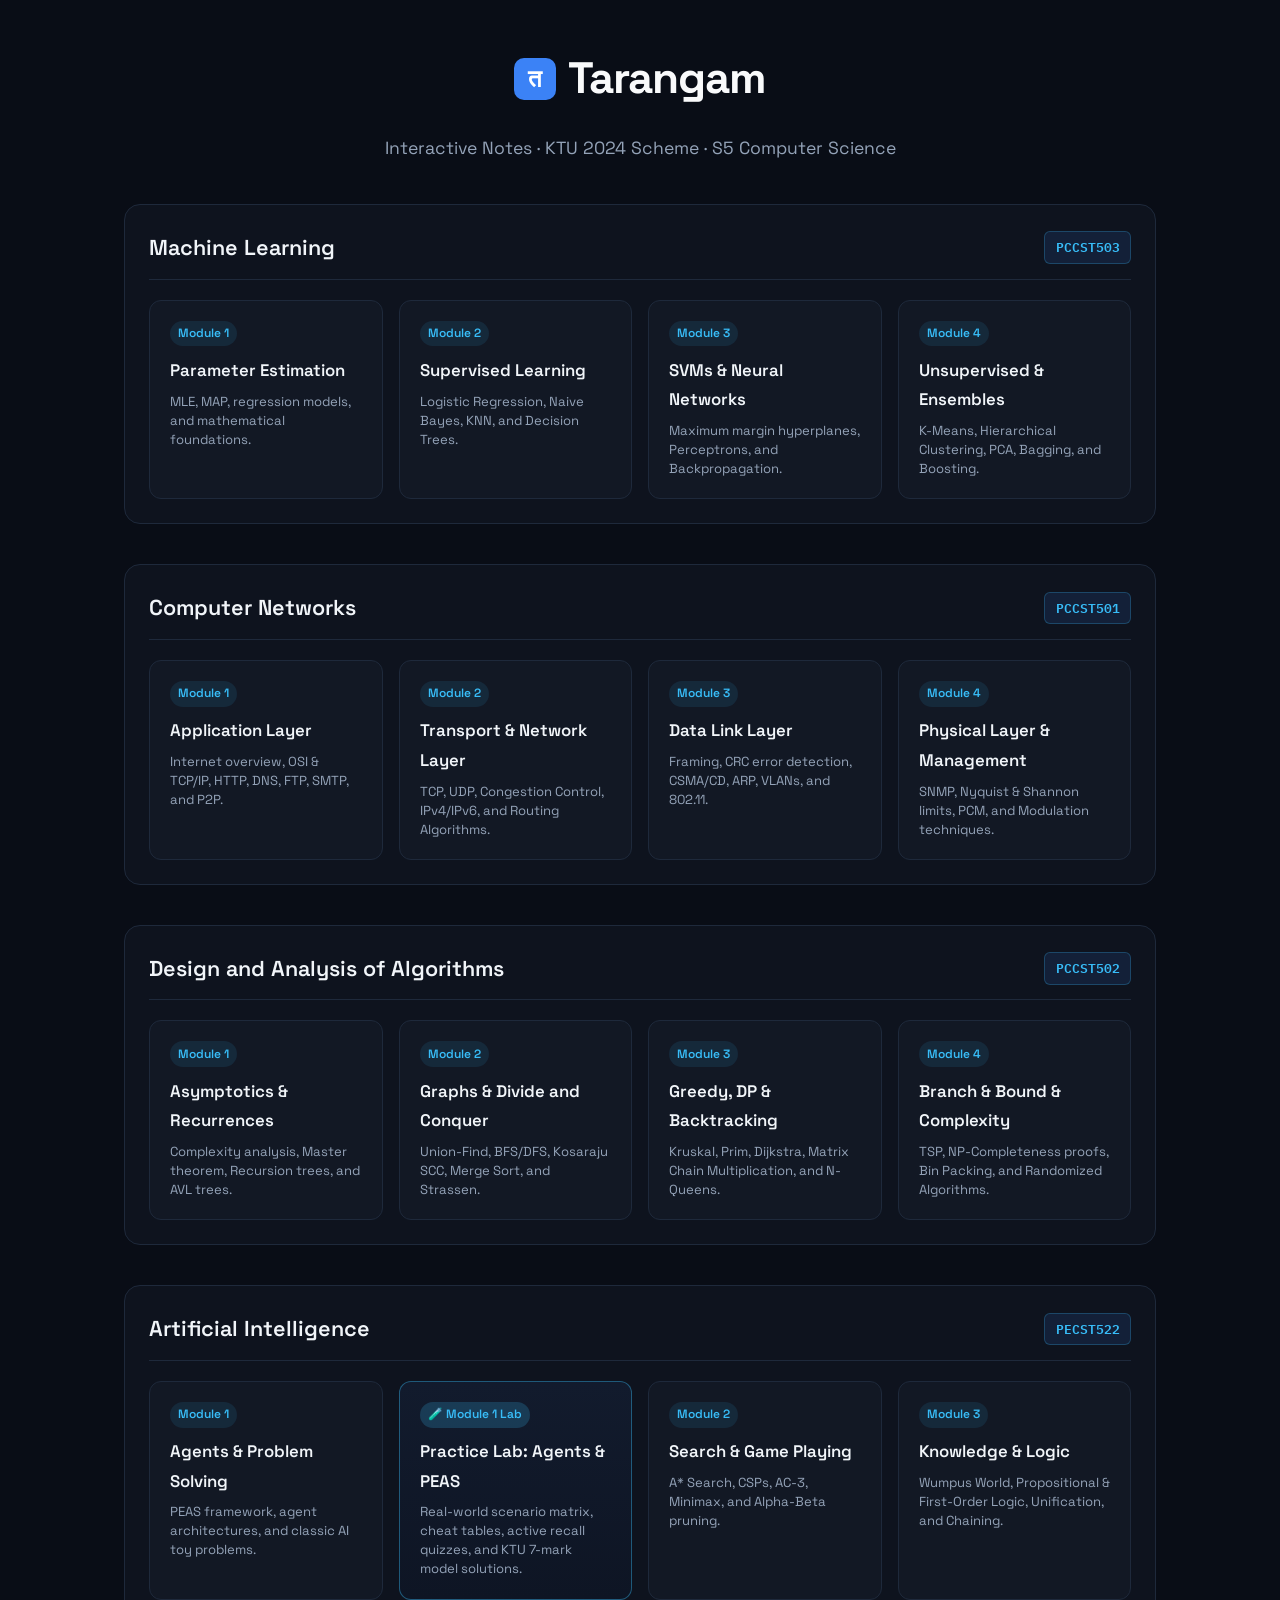
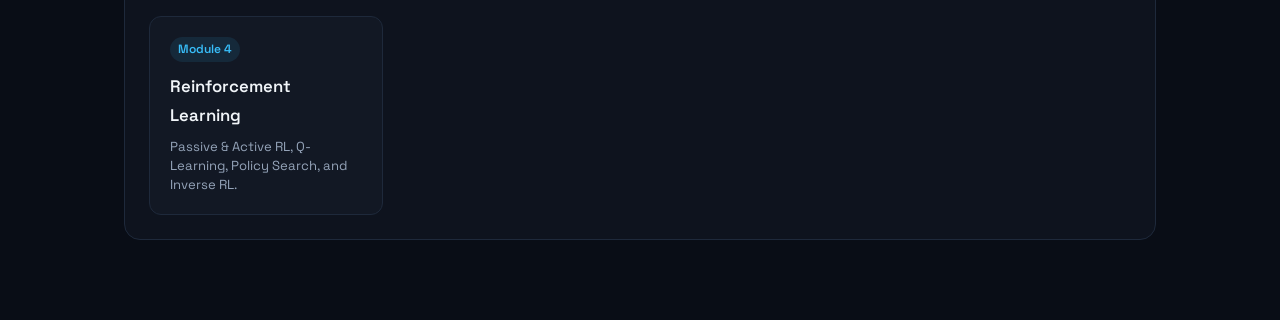
<file: index.html>
<!DOCTYPE html>
<html lang="en">
<head>
<meta charset="UTF-8">
<meta name="viewport" content="width=device-width, initial-scale=1.0">
<title>Tarangam - KTU Study Notes</title>
<meta name="description" content="Interactive study notes, visual animations, and active recall quizzes for KTU S5 Computer Science courses.">
<meta property="og:title" content="Tarangam - KTU Study Notes">
<meta property="og:description" content="Interactive study notes, visual animations, and active recall quizzes for KTU S5 Computer Science courses.">
<meta property="og:type" content="website">
<link rel="preconnect" href="https://fonts.googleapis.com">
<link href="https://fonts.googleapis.com/css2?family=Space+Grotesk:wght@400;500;600;700&family=Source+Serif+4:ital,opsz,wght@0,8..60,400;0,8..60,600;1,8..60,400&family=IBM+Plex+Mono:wght@400;500;600&display=swap" rel="stylesheet">
<link rel="stylesheet" href="style.css">
<style>
  body {
    font-family: 'Space Grotesk', sans-serif;
    background-color: #090d16;
    color: #f3f4f6;
    margin: 0;
    padding: 0;
    display: flex;
    justify-content: center;
    align-items: center;
    min-height: 100vh;
    flex-direction: column;
  }
  .dashboard {
    max-width: 1080px;
    width: 100%;
    padding: 2.5rem 1.5rem;
    box-sizing: border-box;
  }
  .header {
    text-align: center;
    margin-bottom: 2.5rem;
  }
  .header .logo {
    display: inline-flex;
    align-items: center;
    gap: 0.75rem;
    margin-bottom: 0.5rem;
  }
  .brand-badge {
    width: 42px;
    height: 42px;
    background: #3b82f6;
    color: #ffffff;
    border-radius: 10px;
    display: flex;
    align-items: center;
    justify-content: center;
    font-size: 1.5rem;
    font-weight: 700;
  }
  .header h1 {
    font-size: 2.75rem;
    margin: 0;
    color: #f9fafb;
    letter-spacing: -0.02em;
  }
  .header p {
    font-size: 1.1rem;
    color: #94a3b8;
    margin-top: 0.5rem;
  }
  .course-section {
    margin-bottom: 2.5rem;
    background: rgba(18, 24, 36, 0.6);
    border: 1px solid #1e293b;
    border-radius: 16px;
    padding: 1.5rem;
  }
  .course-header {
    display: flex;
    align-items: center;
    justify-content: space-between;
    margin-bottom: 1.25rem;
    padding-bottom: 0.75rem;
    border-bottom: 1px solid #1e293b;
  }
  .course-title {
    font-size: 1.35rem;
    font-weight: 600;
    color: #f1f5f9;
  }
  .course-code {
    font-family: 'IBM Plex Mono', monospace;
    background-color: rgba(59, 130, 246, 0.12);
    color: #38bdf8;
    border: 1px solid rgba(56, 189, 248, 0.25);
    padding: 0.25rem 0.65rem;
    border-radius: 6px;
    font-size: 0.8rem;
    font-weight: 600;
  }
  .card-grid {
    display: grid;
    grid-template-columns: repeat(auto-fit, minmax(220px, 1fr));
    gap: 1rem;
  }
  .card {
    background-color: #121824;
    border: 1px solid #1e293b;
    border-radius: 12px;
    padding: 1.25rem;
    text-decoration: none;
    color: inherit;
    transition: transform 0.2s ease, border-color 0.2s ease, background-color 0.2s ease;
    display: flex;
    flex-direction: column;
  }
  .card:hover {
    transform: translateY(-3px);
    border-color: #38bdf8;
    background-color: #1a2232;
  }
  .card h2 {
    margin: 0 0 0.4rem 0;
    font-size: 1.05rem;
    font-weight: 600;
    color: #f1f5f9;
  }
  .card p {
    margin: 0;
    color: #94a3b8;
    font-size: 0.82rem;
    line-height: 1.45;
  }
  .module-tag {
    display: inline-block;
    background-color: rgba(56, 189, 248, 0.1);
    color: #38bdf8;
    padding: 0.15rem 0.5rem;
    border-radius: 9999px;
    font-size: 0.75rem;
    font-weight: 600;
    margin-bottom: 0.6rem;
    align-self: flex-start;
  }
</style>
</head>
<body data-theme="dark">
  <div class="dashboard">
    <div class="header">
      <div class="logo">
        <span class="brand-badge">त</span>
        <h1>Tarangam</h1>
      </div>
      <p>Interactive Notes &middot; KTU 2024 Scheme &middot; S5 Computer Science</p>
    </div>
    
    <!-- PCCST503: Machine Learning -->
    <div class="course-section">
      <div class="course-header">
        <div class="course-title">Machine Learning</div>
        <span class="course-code">PCCST503</span>
      </div>
      <div class="card-grid">
        <a href="dist/PCCST503/m1_01_ml_definition_and_intuition.html" class="card">
          <span class="module-tag">Module 1</span>
          <h2>Parameter Estimation</h2>
          <p>MLE, MAP, regression models, and mathematical foundations.</p>
        </a>
        <a href="dist/PCCST503/m2_01_classification_intro_and_linear_flaws.html" class="card">
          <span class="module-tag">Module 2</span>
          <h2>Supervised Learning</h2>
          <p>Logistic Regression, Naive Bayes, KNN, and Decision Trees.</p>
        </a>
        <a href="dist/PCCST503/m3_01_generalisation_overfitting.html" class="card">
          <span class="module-tag">Module 3</span>
          <h2>SVMs & Neural Networks</h2>
          <p>Maximum margin hyperplanes, Perceptrons, and Backpropagation.</p>
        </a>
        <a href="dist/PCCST503/m4_01_clustering_similarity.html" class="card">
          <span class="module-tag">Module 4</span>
          <h2>Unsupervised & Ensembles</h2>
          <p>K-Means, Hierarchical Clustering, PCA, Bagging, and Boosting.</p>
        </a>
      </div>
    </div>

    <!-- PCCST501: Computer Networks -->
    <div class="course-section">
      <div class="course-header">
        <div class="course-title">Computer Networks</div>
        <span class="course-code">PCCST501</span>
      </div>
      <div class="card-grid">
        <a href="dist/PCCST501/m1_01_internet_overview_and_network_edge.html" class="card">
          <span class="module-tag">Module 1</span>
          <h2>Application Layer</h2>
          <p>Internet overview, OSI & TCP/IP, HTTP, DNS, FTP, SMTP, and P2P.</p>
        </a>
        <a href="dist/PCCST501/m2_01_transport_layer_services_and_multiplexing.html" class="card">
          <span class="module-tag">Module 2</span>
          <h2>Transport & Network Layer</h2>
          <p>TCP, UDP, Congestion Control, IPv4/IPv6, and Routing Algorithms.</p>
        </a>
        <a href="dist/PCCST501/m3_01_datalink_layer_services_and_framing.html" class="card">
          <span class="module-tag">Module 3</span>
          <h2>Data Link Layer</h2>
          <p>Framing, CRC error detection, CSMA/CD, ARP, VLANs, and 802.11.</p>
        </a>
        <a href="dist/PCCST501/m4_01_network_management_architecture_snmp.html" class="card">
          <span class="module-tag">Module 4</span>
          <h2>Physical Layer & Management</h2>
          <p>SNMP, Nyquist & Shannon limits, PCM, and Modulation techniques.</p>
        </a>
      </div>
    </div>

    <!-- PCCST502: Algorithm Design -->
    <div class="course-section">
      <div class="course-header">
        <div class="course-title">Design and Analysis of Algorithms</div>
        <span class="course-code">PCCST502</span>
      </div>
      <div class="card-grid">
        <a href="dist/PCCST502/m1_01_algorithm_definition_and_criteria.html" class="card">
          <span class="module-tag">Module 1</span>
          <h2>Asymptotics & Recurrences</h2>
          <p>Complexity analysis, Master theorem, Recursion trees, and AVL trees.</p>
        </a>
        <a href="dist/PCCST502/m2_01_disjoint_sets_and_union_find.html" class="card">
          <span class="module-tag">Module 2</span>
          <h2>Graphs & Divide and Conquer</h2>
          <p>Union-Find, BFS/DFS, Kosaraju SCC, Merge Sort, and Strassen.</p>
        </a>
        <a href="dist/PCCST502/m3_01_greedy_strategy_control_abstraction.html" class="card">
          <span class="module-tag">Module 3</span>
          <h2>Greedy, DP & Backtracking</h2>
          <p>Kruskal, Prim, Dijkstra, Matrix Chain Multiplication, and N-Queens.</p>
        </a>
        <a href="dist/PCCST502/m4_01_branch_and_bound_control_abstraction.html" class="card">
          <span class="module-tag">Module 4</span>
          <h2>Branch & Bound & Complexity</h2>
          <p>TSP, NP-Completeness proofs, Bin Packing, and Randomized Algorithms.</p>
        </a>
      </div>
    </div>

    <!-- PECST522: Artificial Intelligence -->
    <div class="course-section">
      <div class="course-header">
        <div class="course-title">Artificial Intelligence</div>
        <span class="course-code">PECST522</span>
      </div>
      <div class="card-grid">
        <a href="dist/PECST522/m1_01_ai_definition_foundations_and_history.html" class="card">
          <span class="module-tag">Module 1</span>
          <h2>Agents & Problem Solving</h2>
          <p>PEAS framework, agent architectures, and classic AI toy problems.</p>
        </a>
        <a href="dist/PECST522/m1_99_practice_lab_agents_and_problem_formulation.html" class="card" style="border-color: rgba(56, 189, 248, 0.4); background: linear-gradient(180deg, #121b2d 0%, #0e1524 100%);">
          <span class="module-tag" style="background: rgba(56, 189, 248, 0.2); color: #38bdf8;">🧪 Module 1 Lab</span>
          <h2>Practice Lab: Agents & PEAS</h2>
          <p>Real-world scenario matrix, cheat tables, active recall quizzes, and KTU 7-mark model solutions.</p>
        </a>
        <a href="dist/PECST522/m2_01_uninformed_search_dfs_bfs_ucs.html" class="card">
          <span class="module-tag">Module 2</span>
          <h2>Search & Game Playing</h2>
          <p>A* Search, CSPs, AC-3, Minimax, and Alpha-Beta pruning.</p>
        </a>
        <a href="dist/PECST522/m3_01_knowledge_based_agents_and_wumpus_world.html" class="card">
          <span class="module-tag">Module 3</span>
          <h2>Knowledge & Logic</h2>
          <p>Wumpus World, Propositional & First-Order Logic, Unification, and Chaining.</p>
        </a>
        <a href="dist/PECST522/m4_01_reinforcement_learning_learning_from_rewards.html" class="card">
          <span class="module-tag">Module 4</span>
          <h2>Reinforcement Learning</h2>
          <p>Passive & Active RL, Q-Learning, Policy Search, and Inverse RL.</p>
        </a>
      </div>
    </div>
  </div>
</body>
</html>
</file>
<file: style.css>
/* ==========================================================================
   TARANGAM DESIGN SYSTEM — PRODUCTION STANDARD
   Modern, accessible, high-performance typography & interactive components
   ========================================================================== */

/* ---------- Core Design Tokens ---------- */
:root {
  --font-display: 'Space Grotesk', -apple-system, BlinkMacSystemFont, sans-serif;
  --font-body: 'Source Serif 4', Georgia, serif;
  --font-mono: 'IBM Plex Mono', 'Fira Code', monospace;
  
  --radius-sm: 6px;
  --radius-md: 10px;
  --radius-lg: 14px;
  --radius-full: 9999px;
  
  --sidebar-w: 296px;
  --content-w: 740px;
}

/* Theme: Dark (Default) */
body[data-theme="dark"] {
  --bg: #0b0f17;
  --surface: #121824;
  --surface-2: #1a2232;
  --surface-3: #222d42;
  
  --ink: #f1f5f9;
  --ink-dim: #94a3b8;
  --ink-faint: #64748b;
  
  --accent: #38bdf8;
  --accent-ink: #030712;
  --accent-glow: rgba(56, 189, 248, 0.15);
  --accent-warm: #f59e0b;
  
  --border: #1e293b;
  --border-soft: #162032;
  
  --correct: #10b981;
  --correct-bg: rgba(16, 185, 129, 0.12);
  --wrong: #ef4444;
  --wrong-bg: rgba(239, 68, 68, 0.12);
  
  --shadow-sm: 0 2px 8px rgba(0, 0, 0, 0.3);
  --shadow-md: 0 8px 24px rgba(0, 0, 0, 0.45);
  --shadow-lg: 0 16px 40px rgba(0, 0, 0, 0.6);
  
  --callout-intuition-bg: rgba(56, 189, 248, 0.06);
  --callout-intuition-border: #38bdf8;
  --callout-pitfall-bg: rgba(239, 68, 68, 0.07);
  --callout-pitfall-border: #ef4444;
  --callout-formula-bg: rgba(168, 85, 247, 0.07);
  --callout-formula-border: #a855f7;
  --callout-exam-bg: rgba(245, 158, 11, 0.08);
  --callout-exam-border: #f59e0b;
}

/* Theme: Light */
body[data-theme="light"] {
  --bg: #f8fafc;
  --surface: #ffffff;
  --surface-2: #f1f5f9;
  --surface-3: #e2e8f0;
  
  --ink: #0f172a;
  --ink-dim: #475569;
  --ink-faint: #94a3b8;
  
  --accent: #0284c7;
  --accent-ink: #ffffff;
  --accent-glow: rgba(2, 132, 199, 0.12);
  --accent-warm: #d97706;
  
  --border: #e2e8f0;
  --border-soft: #edf2f7;
  
  --correct: #059669;
  --correct-bg: rgba(5, 150, 105, 0.1);
  --wrong: #dc2626;
  --wrong-bg: rgba(220, 38, 38, 0.1);
  
  --shadow-sm: 0 2px 6px rgba(15, 23, 42, 0.05);
  --shadow-md: 0 8px 20px rgba(15, 23, 42, 0.08);
  --shadow-lg: 0 16px 32px rgba(15, 23, 42, 0.12);
  
  --callout-intuition-bg: #f0f9ff;
  --callout-intuition-border: #0284c7;
  --callout-pitfall-bg: #fef2f2;
  --callout-pitfall-border: #dc2626;
  --callout-formula-bg: #faf5ff;
  --callout-formula-border: #9333ea;
  --callout-exam-bg: #fffbeb;
  --callout-exam-border: #d97706;
}

/* Theme: Reading (Sepia) */
body[data-theme="reading"] {
  --bg: #f4ebd9;
  --surface: #fbf5e8;
  --surface-2: #ede3cc;
  --surface-3: #ded2b6;
  
  --ink: #3b2d18;
  --ink-dim: #6e5836;
  --ink-faint: #99835f;
  
  --accent: #9a4914;
  --accent-ink: #fbf5e8;
  --accent-glow: rgba(154, 73, 20, 0.15);
  --accent-warm: #7c5e10;
  
  --border: #dfcfaf;
  --border-soft: #e9dec6;
  
  --correct: #2e6e3c;
  --correct-bg: rgba(46, 110, 60, 0.12);
  --wrong: #a12b20;
  --wrong-bg: rgba(161, 43, 32, 0.12);
  
  --shadow-sm: 0 2px 6px rgba(60, 45, 10, 0.08);
  --shadow-md: 0 8px 20px rgba(60, 45, 10, 0.12);
  --shadow-lg: 0 16px 32px rgba(60, 45, 10, 0.16);
  
  --callout-intuition-bg: #f5eedc;
  --callout-intuition-border: #9a4914;
  --callout-pitfall-bg: #f7e8e6;
  --callout-pitfall-border: #a12b20;
  --callout-formula-bg: #ede5d8;
  --callout-formula-border: #714679;
  --callout-exam-bg: #f7f0dc;
  --callout-exam-border: #8b6b15;
}

/* Theme: Nordic / Aesthetic */
body[data-theme="aesthetic"] {
  --bg: #242933;
  --surface: #2e3440;
  --surface-2: #3b4252;
  --surface-3: #434c5e;
  
  --ink: #eceff4;
  --ink-dim: #d8dee9;
  --ink-faint: #81a1c1;
  
  --accent: #88c0d0;
  --accent-ink: #2e3440;
  --accent-glow: rgba(136, 192, 208, 0.18);
  --accent-warm: #ebcb8b;
  
  --border: #434c5e;
  --border-soft: #3b4252;
  
  --correct: #a3be8c;
  --correct-bg: rgba(163, 190, 140, 0.15);
  --wrong: #bf616a;
  --wrong-bg: rgba(191, 97, 106, 0.15);
  
  --shadow-sm: 0 2px 8px rgba(0, 0, 0, 0.35);
  --shadow-md: 0 8px 24px rgba(0, 0, 0, 0.5);
  --shadow-lg: 0 16px 40px rgba(0, 0, 0, 0.65);
  
  --callout-intuition-bg: rgba(136, 192, 208, 0.08);
  --callout-intuition-border: #88c0d0;
  --callout-pitfall-bg: rgba(191, 97, 106, 0.1);
  --callout-pitfall-border: #bf616a;
  --callout-formula-bg: rgba(180, 142, 173, 0.1);
  --callout-formula-border: #b48ead;
  --callout-exam-bg: rgba(235, 203, 139, 0.1);
  --callout-exam-border: #ebcb8b;
}

/* ---------- Global Reset & Base ---------- */
*, *::before, *::after { box-sizing: border-box; }
html { -webkit-text-size-adjust: 100%; scroll-behavior: smooth; }

body {
  margin: 0;
  background-color: var(--bg);
  color: var(--ink);
  font-family: var(--font-body);
  line-height: 1.75;
  font-size: 17px;
  text-rendering: optimizeLegibility;
  -webkit-font-smoothing: antialiased;
  transition: background-color 0.25s ease, color 0.25s ease;
}

body[data-size="sm"] { font-size: 15px; }
body[data-size="md"] { font-size: 17px; }
body[data-size="lg"] { font-size: 19.5px; }

a { color: var(--accent); text-decoration: none; transition: color 0.15s ease; }
a:hover { text-decoration: underline; }
::selection { background: var(--accent); color: var(--accent-ink); }

/* ---------- Layout System ---------- */
.app-shell { display: flex; min-height: 100vh; }

/* Sticky Reading Progress Indicator */
.reading-progress-bar {
  position: fixed; top: 0; left: 0; height: 3px; width: 0%;
  background: linear-gradient(90deg, var(--accent), var(--accent-warm));
  z-index: 100; transition: width 0.1s linear;
}

/* Sidebar */
.sidebar {
  width: var(--sidebar-w); flex: 0 0 auto;
  background: var(--surface); border-right: 1px solid var(--border);
  display: flex; flex-direction: column;
  height: 100vh; position: sticky; top: 0; overflow-y: auto;
  z-index: 30; transition: transform 0.25s ease, margin-left 0.25s ease;
}

.brand {
  display: flex; align-items: center; gap: 12px;
  padding: 22px 20px 14px; text-decoration: none; color: inherit;
}
.brand-mark {
  width: 38px; height: 38px; border-radius: var(--radius-md);
  background: linear-gradient(135deg, var(--accent), var(--accent-warm));
  color: var(--accent-ink); font-family: var(--font-display);
  font-weight: 700; font-size: 20px;
  display: flex; align-items: center; justify-content: center; flex: 0 0 auto;
  box-shadow: 0 2px 10px var(--accent-glow);
}
.brand-text { display: flex; flex-direction: column; line-height: 1.2; }
.brand-name { font-family: var(--font-display); font-weight: 700; font-size: 18px; letter-spacing: -0.2px; }
.brand-sub { font-size: 11px; color: var(--ink-dim); font-family: var(--font-mono); margin-top: 2px; }

.subject-switch { padding: 0 16px 12px; }
.subject-card {
  display: flex; align-items: center; justify-content: space-between;
  border: 1px solid var(--border); border-radius: var(--radius-sm);
  padding: 8px 12px; font-family: var(--font-display); font-size: 13px;
  color: var(--ink); background: var(--surface-2); font-weight: 600;
}
.subject-card .tag {
  font-family: var(--font-mono); font-size: 10px; color: var(--accent);
  background: var(--accent-glow); padding: 2px 6px; border-radius: 4px;
}

.module-tree { flex: 1; padding: 6px 10px 20px; overflow-y: auto; }
.module-block { margin-bottom: 6px; }
.module-head {
  display: flex; align-items: center; gap: 10px; width: 100%; text-align: left;
  padding: 9px 12px; background: none; border: none; color: var(--ink); cursor: pointer;
  border-radius: var(--radius-sm); font-family: var(--font-display); font-size: 13.5px; font-weight: 600;
  transition: background 0.15s ease;
}
.module-head:hover { background: var(--surface-2); }
.module-num {
  font-family: var(--font-mono); font-size: 11px; color: var(--ink-faint);
  border: 1px solid var(--border); border-radius: 4px; padding: 2px 6px; flex: 0 0 auto;
}
.module-head .chev { margin-left: auto; transition: transform 0.2s ease; color: var(--ink-faint); font-size: 12px; }
.module-block.open .chev { transform: rotate(90deg); color: var(--accent); }

.topic-list { display: none; padding-left: 12px; border-left: 1px solid var(--border-soft); margin: 4px 0 8px 18px; }
.module-block.open .topic-list { display: block; }

.topic-link {
  display: flex; align-items: center; gap: 8px; width: 100%; text-align: left;
  padding: 7px 10px; background: none; border: none; color: var(--ink-dim); cursor: pointer;
  font-family: var(--font-display); font-size: 13px; border-radius: var(--radius-sm);
  text-decoration: none; transition: all 0.15s ease;
}
.topic-link:hover { color: var(--ink); background: var(--surface-2); }
.topic-link.active { color: var(--accent); font-weight: 600; background: var(--accent-glow); }
.topic-dot { width: 6px; height: 6px; border-radius: 50%; background: var(--border); flex: 0 0 auto; }
.topic-link.active .topic-dot { background: var(--accent); }
.topic-link.visited .topic-dot { background: var(--correct); }

.sidebar-foot { padding: 14px 18px 20px; border-top: 1px solid var(--border); background: var(--surface); }
.progress-container { margin-bottom: 8px; }
.progress-line { height: 6px; background: var(--surface-2); border-radius: var(--radius-full); overflow: hidden; }
.progress-fill { height: 100%; width: 0%; background: linear-gradient(90deg, var(--accent), var(--correct)); transition: width 0.4s cubic-bezier(0.4, 0, 0.2, 1); }
.progress-meta { display: flex; justify-content: space-between; align-items: center; margin-top: 8px; font-size: 11px; font-family: var(--font-mono); color: var(--ink-dim); }

/* ---------- Main Column & Topbar ---------- */
.main-col { flex: 1; min-width: 0; display: flex; flex-direction: column; }

.topbar {
  position: sticky; top: 0; z-index: 20; display: flex; align-items: center; gap: 14px;
  padding: 12px 32px; background: color-mix(in srgb, var(--bg) 85%, transparent);
  backdrop-filter: blur(12px); -webkit-backdrop-filter: blur(12px); border-bottom: 1px solid var(--border);
}
.icon-btn {
  width: 36px; height: 36px; border-radius: var(--radius-sm); border: 1px solid var(--border);
  background: var(--surface); color: var(--ink); cursor: pointer; display: flex; align-items: center; justify-content: center;
  transition: all 0.15s ease;
}
.icon-btn:hover { border-color: var(--accent); color: var(--accent); transform: translateY(-1px); }
.crumb { font-family: var(--font-mono); font-size: 12px; color: var(--ink-dim); display: flex; align-items: center; gap: 6px; }
.topbar-actions { margin-left: auto; display: flex; align-items: center; gap: 10px; }

/* ---------- Hero Article Header ---------- */
.content { max-width: var(--content-w); margin: 0 auto; padding: 40px 32px 100px; width: 100%; }

.topic-header { margin-bottom: 36px; padding-bottom: 24px; border-bottom: 1px solid var(--border-soft); }
.topic-badges { display: flex; flex-wrap: wrap; gap: 8px; align-items: center; margin-bottom: 12px; }
.badge {
  display: inline-flex; align-items: center; gap: 5px;
  font-family: var(--font-mono); font-size: 11px; font-weight: 500;
  padding: 3px 9px; border-radius: var(--radius-full);
  border: 1px solid var(--border); background: var(--surface-2); color: var(--ink-dim);
}
.badge-accent { background: var(--accent-glow); border-color: var(--accent); color: var(--accent); font-weight: 600; }
.badge-gold { background: rgba(245, 158, 11, 0.1); border-color: var(--accent-warm); color: var(--accent-warm); }

.topic-title {
  font-family: var(--font-display); font-size: clamp(28px, 4.5vw, 40px);
  font-weight: 700; margin: 0 0 12px; letter-spacing: -0.8px; line-height: 1.2;
}
.topic-dek {
  font-size: 18px; color: var(--ink-dim); margin: 0; line-height: 1.6;
  font-family: var(--font-body); font-style: italic;
}

/* Quick Jump / On-Page Nav Pills */
.quick-jump-bar {
  display: flex; gap: 8px; overflow-x: auto; padding: 12px 0 6px;
  margin-top: 18px; scrollbar-width: none;
}
.quick-jump-bar::-webkit-scrollbar { display: none; }
.jump-pill {
  font-family: var(--font-display); font-size: 12px; font-weight: 600;
  padding: 5px 12px; border-radius: var(--radius-full);
  background: var(--surface-2); border: 1px solid var(--border); color: var(--ink-dim);
  white-space: nowrap; text-decoration: none; transition: all 0.15s ease;
}
.jump-pill:hover { background: var(--surface-3); color: var(--ink); border-color: var(--accent); }

/* ---------- Typography & Standard Content ---------- */
.content h2 {
  font-family: var(--font-display); font-size: 24px; font-weight: 700;
  margin: 48px 0 16px; letter-spacing: -0.4px; color: var(--ink);
  display: flex; align-items: center; gap: 8px;
}
.content h3 {
  font-family: var(--font-display); font-size: 19px; font-weight: 600;
  margin: 32px 0 12px; color: var(--ink);
}
.content p { margin: 0 0 18px; }
.content ul, .content ol { margin: 0 0 20px; padding-left: 24px; }
.content li { margin-bottom: 8px; }
.content strong { font-weight: 600; color: var(--ink); }

/* Modern Blockquote */
.content blockquote {
  border-left: 4px solid var(--accent);
  background: var(--surface); border-radius: 0 var(--radius-md) var(--radius-md) 0;
  padding: 18px 22px; margin: 26px 0; font-size: 1.05em; color: var(--ink);
  box-shadow: var(--shadow-sm);
}
.content blockquote strong { color: var(--accent); font-family: var(--font-display); }

/* Variable Decoder Table */
.content table {
  width: 100%; border-collapse: separate; border-spacing: 0;
  margin: 26px 0; border: 1px solid var(--border); border-radius: var(--radius-md);
  overflow: hidden; font-size: 14.5px;
}
.content th {
  background: var(--surface-2); padding: 12px 16px; text-align: left;
  font-family: var(--font-display); font-weight: 600; border-bottom: 1px solid var(--border);
  color: var(--ink);
}
.content td {
  padding: 12px 16px; border-bottom: 1px solid var(--border-soft);
  color: var(--ink-dim); background: var(--surface);
}
.content tr:last-child td { border-bottom: none; }
.content tr:hover td { background: var(--surface-2); }

/* ---------- Production Admonitions / Callout Boxes ---------- */
.callout {
  border-radius: var(--radius-md); padding: 18px 22px; margin: 28px 0;
  border: 1px solid transparent; box-shadow: var(--shadow-sm);
  position: relative; overflow: hidden;
  transition: all 0.2s ease;
}
.callout summary.callout-header {
  display: flex; align-items: center; justify-content: space-between;
  font-family: var(--font-display); font-weight: 700; font-size: 14px; text-transform: uppercase;
  letter-spacing: 0.5px; cursor: pointer; user-select: none; list-style: none;
}
.callout summary.callout-header::-webkit-details-marker { display: none; }
.callout-title { display: flex; align-items: center; gap: 8px; }
.callout-chevron {
  display: inline-block; font-size: 16px; transition: transform 0.2s ease;
  opacity: 0.75;
}
.callout[open] .callout-chevron { transform: rotate(180deg); }
.callout[open] summary.callout-header { margin-bottom: 12px; }
.callout:not([open]) { padding: 14px 20px; }

.callout-body { font-size: 0.98em; line-height: 1.65; }
.callout-body p:last-child { margin-bottom: 0; }

.callout-intuition {
  background: var(--callout-intuition-bg);
  border-color: var(--callout-intuition-border);
}
.callout-intuition .callout-header { color: var(--callout-intuition-border); }

.callout-pitfall {
  background: var(--callout-pitfall-bg);
  border-color: var(--callout-pitfall-border);
}
.callout-pitfall .callout-header { color: var(--callout-pitfall-border); }

.callout-formula {
  background: var(--callout-formula-bg);
  border-color: var(--callout-formula-border);
}
.callout-formula .callout-header { color: var(--callout-formula-border); }

.callout-exam {
  background: var(--callout-exam-bg);
  border-color: var(--callout-exam-border);
}
.callout-exam .callout-header { color: var(--callout-exam-border); }

/* ---------- Stepped Solution Cards ---------- */
.stepped-container { margin: 28px 0; display: flex; flex-direction: column; gap: 16px; }
.step-card {
  border: 1px solid var(--border); border-radius: var(--radius-md);
  background: var(--surface); padding: 20px 22px; position: relative;
  box-shadow: var(--shadow-sm); transition: border-color 0.2s ease;
}
.step-card:hover { border-color: var(--accent); }
.step-badge {
  display: inline-flex; align-items: center; gap: 6px;
  font-family: var(--font-mono); font-size: 11px; font-weight: 700;
  background: var(--accent-glow); color: var(--accent);
  padding: 3px 10px; border-radius: var(--radius-full); margin-bottom: 8px;
}
.step-title { font-family: var(--font-display); font-weight: 700; font-size: 16px; margin-bottom: 8px; color: var(--ink); }
.step-content { color: var(--ink-dim); font-size: 15.5px; }

/* ---------- Manim Video Studio Container ---------- */
.video-studio {
  border: 1px solid var(--border); border-radius: var(--radius-lg);
  background: var(--surface); margin: 34px 0; overflow: hidden;
  box-shadow: var(--shadow-md);
}
.video-studio-header {
  display: flex; justify-content: space-between; align-items: center;
  padding: 12px 18px; background: var(--surface-2); border-bottom: 1px solid var(--border);
}
.video-tag {
  display: inline-flex; align-items: center; gap: 6px;
  font-family: var(--font-mono); font-size: 11.5px; font-weight: 700; color: var(--accent-warm);
}
.video-speed-controls { display: flex; gap: 4px; }
.speed-btn {
  background: var(--surface); border: 1px solid var(--border); color: var(--ink-dim);
  border-radius: 4px; padding: 2px 8px; font-size: 11px; font-family: var(--font-mono);
  cursor: pointer; transition: all 0.15s ease;
}
.speed-btn.active, .speed-btn:hover { background: var(--accent); color: var(--accent-ink); border-color: var(--accent); font-weight: 700; }

.video-frame-wrap { position: relative; width: 100%; background: #000; display: flex; align-items: center; justify-content: center; }
.video-frame-wrap video { width: 100%; max-height: 480px; display: block; }

.video-studio-foot { padding: 14px 20px; background: var(--surface); border-top: 1px solid var(--border-soft); }
.video-caption { font-size: 13.5px; color: var(--ink-dim); margin: 0 0 8px; }
.video-observations { font-size: 12.5px; color: var(--ink-faint); font-family: var(--font-mono); }

/* ---------- Interactive Quiz Engine (Brilliant-Style) ---------- */
.quiz-widget {
  border: 1px solid var(--border); border-radius: var(--radius-lg);
  background: var(--surface); padding: 24px 26px; margin: 34px 0;
  box-shadow: var(--shadow-sm); position: relative;
}
.quiz-header {
  display: flex; justify-content: space-between; align-items: center;
  margin-bottom: 16px; border-bottom: 1px solid var(--border-soft); padding-bottom: 10px;
}
.quiz-category { font-family: var(--font-mono); font-size: 12px; font-weight: 700; color: var(--accent); }
.quiz-xp { font-family: var(--font-mono); font-size: 11.5px; color: var(--accent-warm); font-weight: 600; }
.quiz-prompt { font-family: var(--font-display); font-size: 17px; font-weight: 600; margin: 0 0 18px; color: var(--ink); line-height: 1.4; }

.quiz-options { display: flex; flex-direction: column; gap: 10px; margin-bottom: 16px; }
.quiz-option-btn {
  display: flex; align-items: center; justify-content: space-between; text-align: left;
  border: 1px solid var(--border); background: var(--surface-2); color: var(--ink);
  border-radius: var(--radius-md); padding: 12px 18px; font-family: var(--font-body); font-size: 15.5px;
  cursor: pointer; transition: all 0.18s cubic-bezier(0.4, 0, 0.2, 1);
}
.quiz-option-btn:hover:not([disabled]) { border-color: var(--accent); transform: translateX(3px); background: var(--surface-3); }

/* Quiz Answer States */
.quiz-option-btn.selected-correct {
  border-color: var(--correct) !important;
  background: var(--correct-bg) !important;
  color: var(--correct) !important;
  font-weight: 600;
}
.quiz-option-btn.selected-wrong {
  border-color: var(--wrong) !important;
  background: var(--wrong-bg) !important;
  color: var(--wrong) !important;
  animation: shake 0.3s ease;
}

@keyframes shake {
  0%, 100% { transform: translateX(0); }
  25% { transform: translateX(-4px); }
  75% { transform: translateX(4px); }
}

/* Quiz Insight Dropdown */
.quiz-explanation-dropdown {
  margin-top: 16px;
  border-radius: var(--radius-md);
  border: 1px solid var(--border);
  background: var(--surface-2);
  overflow: hidden;
  transition: border-color 0.2s ease, box-shadow 0.2s ease;
}
.quiz-explanation-dropdown:hover {
  border-color: var(--accent);
}
.quiz-explanation-toggle {
  display: flex;
  align-items: center;
  justify-content: space-between;
  padding: 11px 16px;
  cursor: pointer;
  user-select: none;
  font-family: var(--font-display);
  font-weight: 600;
  font-size: 13.5px;
  color: var(--ink);
  background: var(--surface-2);
  transition: background 0.15s ease, color 0.15s ease;
  list-style: none;
}
.quiz-explanation-toggle::-webkit-details-marker {
  display: none;
}
.quiz-explanation-toggle:hover {
  background: var(--surface-3);
  color: var(--accent);
}
.insight-badge-wrap {
  display: inline-flex;
  align-items: center;
  gap: 8px;
}
.insight-badge {
  display: inline-flex;
  align-items: center;
  gap: 6px;
  background: var(--accent-glow);
  color: var(--accent);
  padding: 3px 10px;
  border-radius: var(--radius-full);
  font-size: 12px;
  font-family: var(--font-mono);
  font-weight: 700;
}
.insight-action-text {
  font-size: 12px;
  color: var(--ink-dim);
  font-family: var(--font-mono);
  display: flex;
  align-items: center;
  gap: 6px;
}
.insight-toggle-arrow {
  display: inline-block;
  font-size: 14px;
  transition: transform 0.2s ease;
  color: var(--accent);
}
.quiz-explanation-dropdown[open] .insight-toggle-arrow {
  transform: rotate(180deg);
}
.quiz-explanation-dropdown[open] .quiz-explanation-toggle {
  border-bottom: 1px solid var(--border-soft);
  background: var(--surface-2);
}
.quiz-explanation-content {
  padding: 14px 18px;
  font-size: 14.5px;
  line-height: 1.65;
  color: var(--ink);
  background: var(--surface);
  border-left: 3px solid var(--accent);
  animation: fadeIn 0.2s ease;
}

@keyframes fadeIn { from { opacity: 0; transform: translateY(4px); } to { opacity: 1; transform: translateY(0); } }

/* Collapsible Deep Dives (Modern Accordions) */
.interactive-toggle {
  background-color: var(--surface); border: 1px solid var(--border);
  border-radius: var(--radius-md); margin: 24px 0; overflow: hidden;
  box-shadow: var(--shadow-sm); transition: border-color 0.2s ease;
}
.interactive-toggle:hover { border-color: var(--accent); }
.interactive-toggle summary {
  padding: 14px 20px; font-weight: 600; cursor: pointer; font-family: var(--font-display);
  color: var(--ink); user-select: none; display: flex; align-items: center; justify-content: space-between;
}
.interactive-toggle summary::after { content: "＋"; font-family: var(--font-mono); color: var(--accent); font-size: 16px; }
.interactive-toggle[open] summary::after { content: "－"; }
.interactive-toggle[open] summary { border-bottom: 1px solid var(--border); background-color: var(--surface-2); color: var(--accent); }
.toggle-content { padding: 20px 22px; font-size: 15.5px; color: var(--ink-dim); }

/* ---------- Page Navigation Cards (Footer) ---------- */
.pagefoot { display: flex; justify-content: space-between; max-width: var(--content-w); margin: 0 auto; padding: 0 32px 80px; gap: 16px; }
.nav-card {
  flex: 1; border: 1px solid var(--border); border-radius: var(--radius-md); padding: 16px 20px;
  cursor: pointer; background: var(--surface); text-decoration: none; color: inherit;
  transition: all 0.2s ease; box-shadow: var(--shadow-sm); display: flex; flex-direction: column;
}
.nav-card:hover { border-color: var(--accent); transform: translateY(-2px); box-shadow: var(--shadow-md); }
.nav-card .dir { font-family: var(--font-mono); font-size: 11px; font-weight: 700; color: var(--accent); }
.nav-card .ttl { font-family: var(--font-display); font-size: 15px; font-weight: 600; margin-top: 6px; color: var(--ink); }
.nav-card.next { text-align: right; align-items: flex-end; }

/* ---------- Settings Modal ---------- */
.modal-veil {
  position: fixed; inset: 0; background: rgba(0, 0, 0, 0.6);
  backdrop-filter: blur(4px); display: none; align-items: center; justify-content: center;
  z-index: 50; padding: 20px;
}
.modal-veil.open { display: flex; }
.modal {
  width: 100%; max-width: 440px; background: var(--surface); border: 1px solid var(--border);
  border-radius: var(--radius-lg); padding: 24px 28px; box-shadow: var(--shadow-lg);
}
.modal-head { display: flex; justify-content: space-between; align-items: center; margin-bottom: 20px; }
.modal-head h2 { font-family: var(--font-display); font-size: 20px; font-weight: 700; margin: 0; }
.modal-section { margin-bottom: 22px; }
.modal-label { display: block; font-family: var(--font-mono); font-size: 11.5px; font-weight: 600; color: var(--ink-faint); margin-bottom: 10px; text-transform: uppercase; }

.theme-row, .size-row { display: grid; grid-template-columns: repeat(4, 1fr); gap: 8px; }
.theme-opt {
  display: flex; flex-direction: column; align-items: center; gap: 6px; padding: 10px 4px;
  border: 1px solid var(--border); border-radius: var(--radius-sm); background: var(--surface-2);
  color: var(--ink-dim); cursor: pointer; font-size: 11px; font-family: var(--font-display); font-weight: 600;
  transition: all 0.15s ease;
}
.theme-opt:hover, .theme-opt.active { border-color: var(--accent); color: var(--ink); background: var(--surface-3); }
.swatch { width: 28px; height: 18px; border-radius: 3px; border: 1px solid var(--border); }
.swatch-dark { background: #0b0f17; }
.swatch-light { background: #ffffff; }
.swatch-reading { background: #f4ebd9; }
.swatch-aesthetic { background: #242933; }

.size-row { grid-template-columns: repeat(3, 1fr); }
.size-btn {
  border: 1px solid var(--border); background: var(--surface-2); color: var(--ink-dim);
  border-radius: var(--radius-sm); padding: 8px; cursor: pointer; font-family: var(--font-display);
  font-weight: 700; font-size: 14px; transition: all 0.15s ease;
}
.size-btn:hover, .size-btn.active { border-color: var(--accent); color: var(--accent); background: var(--surface-3); }

/* MathJax Polish */
mjx-container { overflow-x: auto; overflow-y: hidden; max-width: 100%; padding: 4px 0; }

/* ---------- Code & ASCII Art Block Styling ---------- */
pre {
  background: var(--surface);
  border: 1px solid var(--border);
  border-radius: var(--radius-md);
  padding: 16px 18px;
  margin: 24px 0;
  overflow-x: auto;
  -webkit-overflow-scrolling: touch;
  font-family: var(--font-mono);
  font-size: 13.5px;
  line-height: 1.5;
  color: var(--ink);
  box-shadow: var(--shadow-sm);
  max-width: 100%;
}

pre code {
  background: transparent !important;
  padding: 0 !important;
  border: none !important;
  font-family: inherit;
  font-size: inherit;
  white-space: pre;
  display: block;
}

code {
  font-family: var(--font-mono);
  font-size: 0.88em;
  background: var(--surface-2);
  color: var(--accent);
  padding: 2px 6px;
  border-radius: 4px;
  border: 1px solid var(--border-soft);
}

/* Responsive Table Wrapper */
.table-wrap {
  width: 100%;
  overflow-x: auto;
  -webkit-overflow-scrolling: touch;
  margin: 26px 0;
}

/* ---------- Responsive Adjustments ---------- */
@media (max-width: 860px) {
  .sidebar { position: fixed; z-index: 40; height: 100vh; transform: translateX(-100%); }
  .sidebar.mobile-open { transform: translateX(0); box-shadow: var(--shadow-lg); }
  .content { padding: 20px 14px 70px; }
  .pagefoot { flex-direction: column; padding: 0 14px 50px; }
  .topbar { padding: 10px 14px; gap: 10px; }

  /* Scale typography nicely on mobile phones */
  .topic-title { font-size: 26px; }
  .topic-dek { font-size: 15.5px; }
  .content h2 { font-size: 20px; margin-top: 36px; }
  .content h3 { font-size: 17px; margin-top: 24px; }
  .content p, .content li { font-size: 15.5px; line-height: 1.65; }

  /* Ensure ASCII diagrams scale smoothly on phone screens */
  pre {
    padding: 12px 14px;
    font-size: 11.5px;
    line-height: 1.35;
    border-radius: var(--radius-sm);
  }

  /* Callout box sizing on small screens */
  .callout {
    padding: 16px 18px;
    margin: 20px 0;
  }
  .callout-header { font-size: 12.5px; }
  .callout-body { font-size: 14.5px; }

  /* Quiz option buttons touch-friendly on mobile */
  .quiz-widget {
    padding: 18px 16px;
    margin: 24px 0;
  }
  .quiz-prompt { font-size: 15.5px; }
  .quiz-option-btn {
    padding: 12px 14px;
    font-size: 14.5px;
  }
}

@media (max-width: 480px) {
  pre {
    font-size: 10px;
    padding: 10px 12px;
  }
}
</file>
